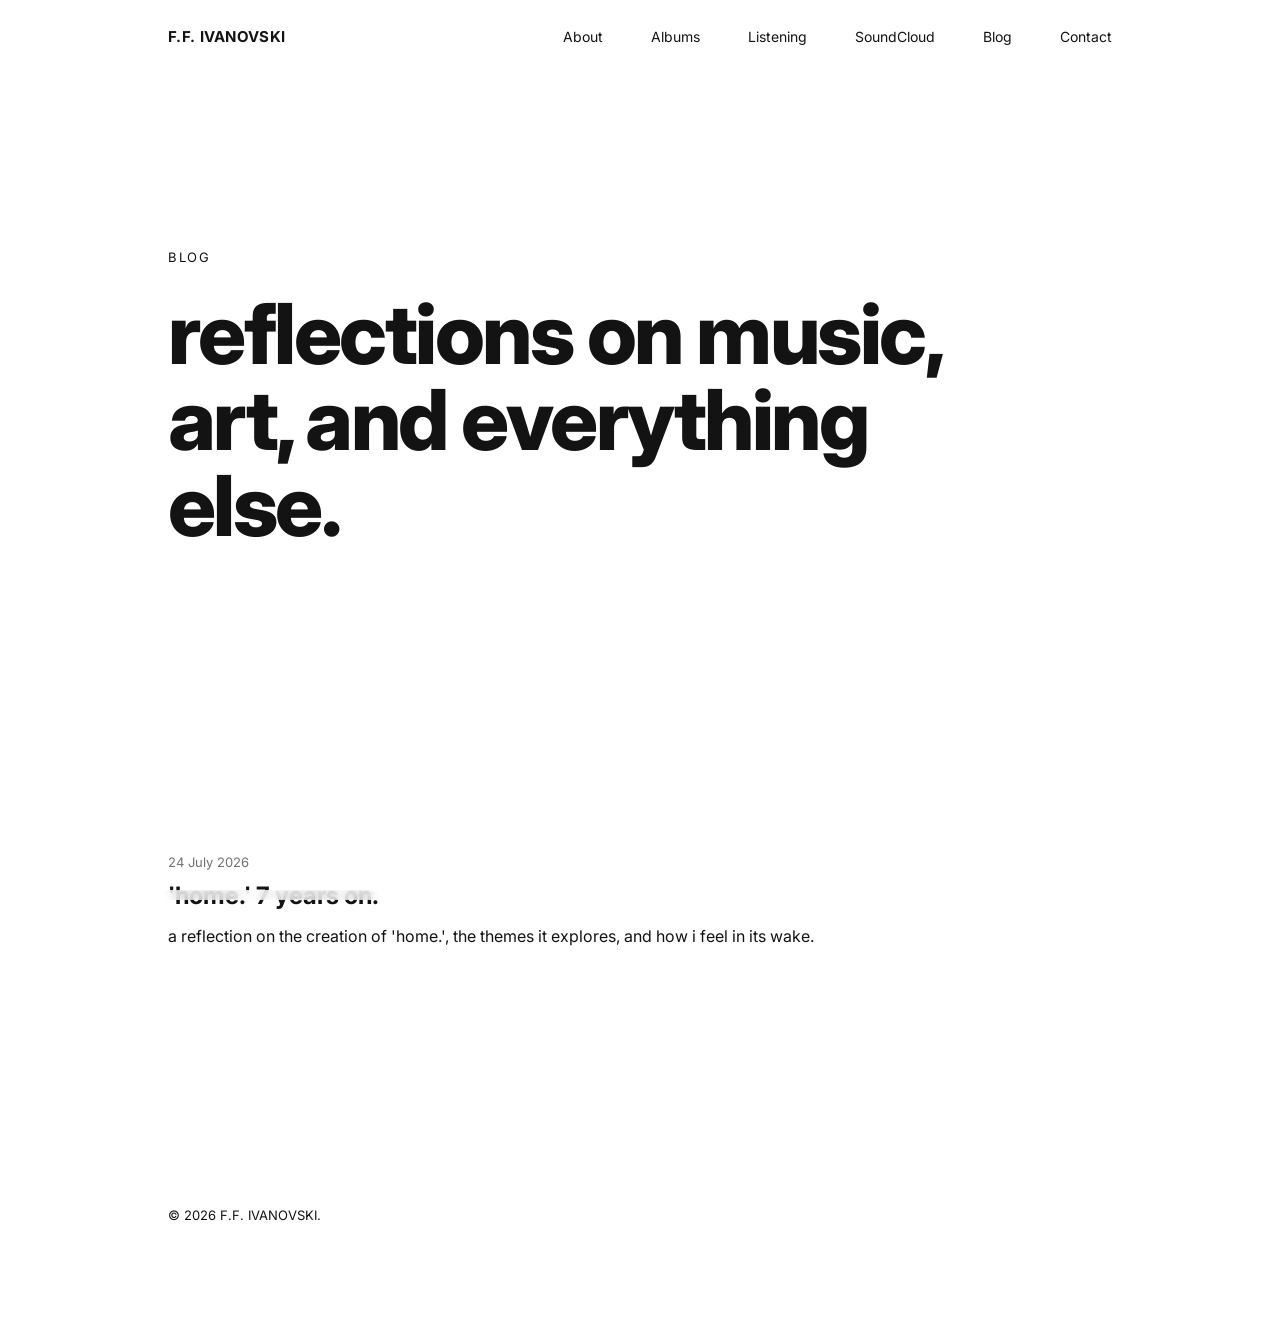
<file: blog/index.html>
<!DOCTYPE html>
<html lang="en">
<head>
<meta charset="UTF-8">
<meta name="viewport" content="width=device-width, initial-scale=1.0">
<title>Blog - F.F. IVANOVSKI</title>
<link rel="stylesheet" href="../style.css">
</head>
<body>

<div class="fade-edge top"></div>
<div class="fade-edge bottom"></div>

<nav class="nav">
  <div class="nav-inner">
    <a class="nav-mark" href="../index.html">F.F. IVANOVSKI</a>
    <ul class="nav-links">
      <li><a href="../index.html#about">About</a></li>
      <li><a href="../index.html#work">Albums</a></li>
      <li><a href="../index.html#listening">Listening</a></li>
      <li><a href="../index.html#soundcloud">SoundCloud</a></li>
      <li><a href="index.html">Blog</a></li>
      <li><a href="../index.html#contact">Contact</a></li>
    </ul>
  </div>
</nav>

<header class="hero">
  <p class="hero-eyebrow">Blog</p>
  <h1>reflections on music, art, and everything else.</h1>
</header>

<section>
  <div class="wrap">
    <div class="blog-list">

      <a class="blog-entry" href="posts/example-post.html">
        <p class="blog-date">24 July 2026</p>
        <h2>'home.' 7 years on.</h2> 
        <p>a reflection on the creation of 'home.', the themes it explores, and how i feel in its wake.</p>
      </a>

      <!-- copy the block above for each new post -->

    </div>
  </div>
</section>

<footer>
  <div class="wrap">
    &copy; 2026 F.F. IVANOVSKI.
  </div>
</footer>

</body>
</html>
</file>
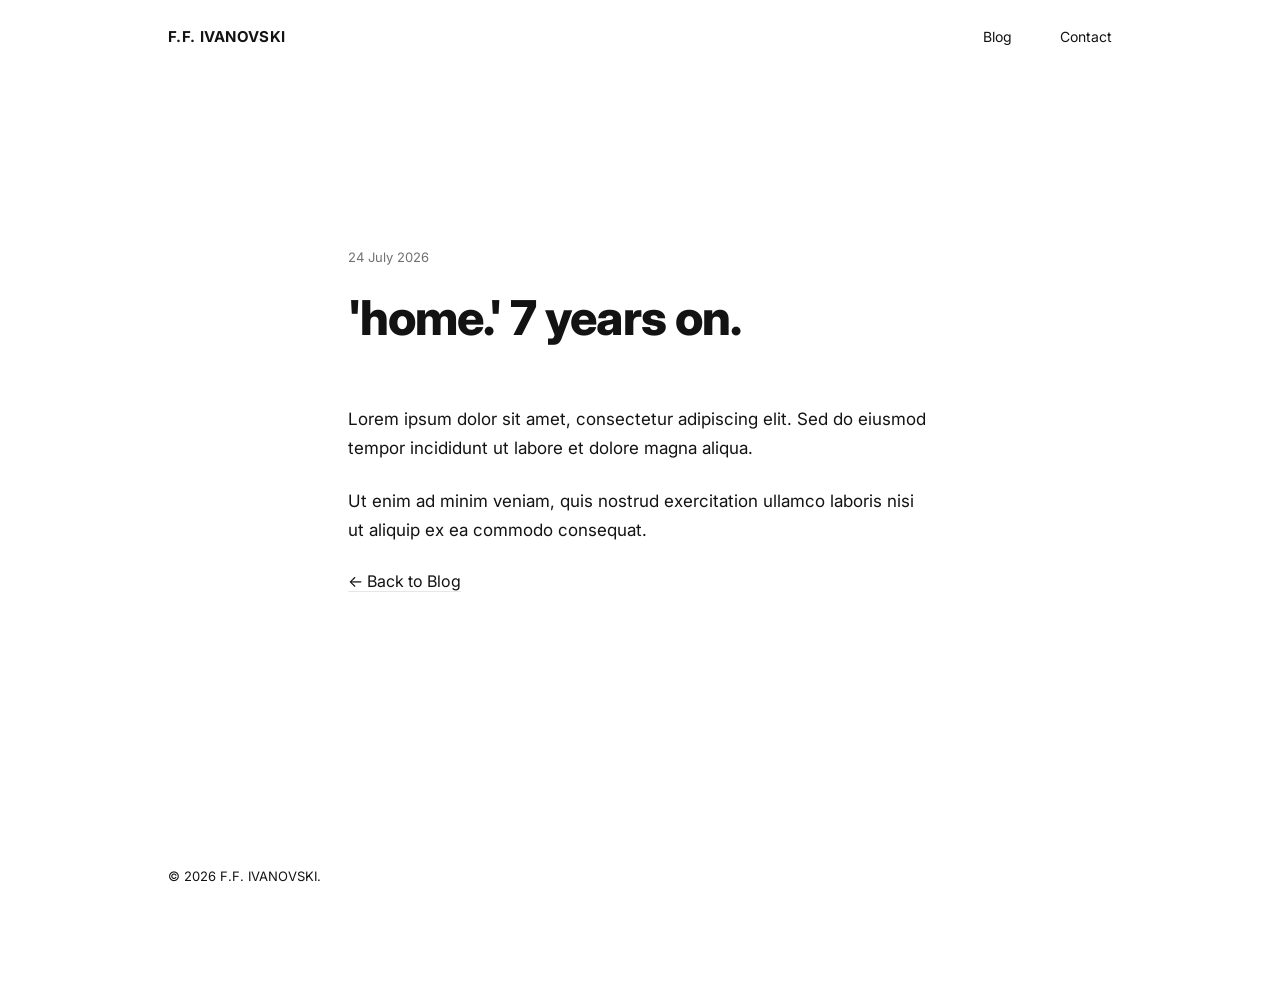
<file: blog/posts/example-post.html>
<!DOCTYPE html>
<html lang="en">
<head>
<meta charset="UTF-8">
<meta name="viewport" content="width=device-width, initial-scale=1.0">
<title>'home.' 7 years on</title>
<link rel="stylesheet" href="../../style.css">
</head>
<body>

<div class="fade-edge top"></div>
<div class="fade-edge bottom"></div>

<nav class="nav">
  <div class="nav-inner">
    <a class="nav-mark" href="../../index.html">F.F. IVANOVSKI</a>
    <ul class="nav-links">
      <li><a href="../index.html">Blog</a></li>
      <li><a href="../../index.html#contact">Contact</a></li>
    </ul>
  </div>
</nav>

<article class="wrap post">
  <p class="blog-date">24 July 2026</p>
  <h1>'home.' 7 years on.</h1>

  <div class="post-body">
    <p>Lorem ipsum dolor sit amet, consectetur adipiscing elit. Sed do eiusmod tempor incididunt ut labore et dolore magna aliqua.</p>
    <p>Ut enim ad minim veniam, quis nostrud exercitation ullamco laboris nisi ut aliquip ex ea commodo consequat.</p>
  </div>

  <p><a href="../index.html">&larr; Back to Blog</a></p>
</article>

<footer>
  <div class="wrap">
    &copy; 2026 F.F. IVANOVSKI.
  </div>
</footer>

</body>
</html>
</file>
<file: style.css>
@import url('https://fonts.googleapis.com/css2?family=Inter:wght@400;500;600;700;800&display=swap');

:root {
  --bg: #FFFFFF;
  --ink: #131313;
  --ink-soft: #131313;
  --line: #E7E7E7;
  --accent: #2F5CFF;
  --panel: #F7F7F7;

  --space-xs: 12px;
  --space-sm: 24px;
  --space-md: 48px;
  --space-lg: 96px;
  --space-xl: 160px;

  --max: 1040px;
}

* { box-sizing: border-box; }

html { scroll-behavior: smooth; }

@media (prefers-reduced-motion: reduce) {
  html { scroll-behavior: auto; }
  * { animation: none !important; transition: none !important; }
  .soundcloud-grid { grid-template-columns: 1fr; }
}

body {
  margin: 0;
  background: var(--bg);
  color: var(--ink);
  font-family: 'Inter', 'Helvetica', 'Arial', 'sans-serif';
  font-weight: 400;
  line-height: 1.6;
  -webkit-font-smoothing: antialiased;
}

a {
  color: var(--ink);
  text-decoration: none;
  border-bottom: 1px solid var(--line);
  transition: border-color 0.15s ease, color 0.15s ease;
}

a:hover {
  color: var(--accent);
  border-color: var(--accent);
}

.wrap {
  max-width: var(--max);
  margin: 0 auto;
  padding: 0 var(--space-md);
}

/* Nav */

.nav {
  position: sticky;
  top: 0;
  z-index: 30;
  background: rgba(255, 255, 255, 0.7);
  backdrop-filter: blur(4px);
}

.nav-inner {
  max-width: var(--max);
  margin: 0 auto;
  padding: var(--space-sm) var(--space-md);
  display: flex;
  justify-content: space-between;
  align-items: center;
}

.nav-mark {
  font-weight: 700;
  font-size: 15px;
  letter-spacing: 0.02em;
  border: none;
  flex-shrink: 0;
}

.nav-links {
  display: flex;
  gap: var(--space-md);
  list-style: none;
  margin: 0;
  padding: 0;
}

.nav-links a {
  font-size: 14px;
  color: var(--ink-soft);
  border: none;
}

.nav-links a:hover { color: var(--accent); }

/* Hero */

.hero {
  padding: var(--space-xl) var(--space-md) var(--space-lg);
  max-width: var(--max);
  margin: 0 auto;
}

.hero-eyebrow {
  font-size: 13px;
  letter-spacing: 0.12em;
  text-transform: uppercase;
  color: var(--ink-soft);
  margin-bottom: var(--space-sm);
}

.hero h1 {
  font-size: clamp(40px, 7vw, 84px);
  font-weight: 800;
  letter-spacing: -0.03em;
  line-height: 1.02;
  margin: 0 0 var(--space-md);
  max-width: 14ch;
}

.hero-sub {
  font-size: 19px;
  color: var(--ink-soft);
  max-width: 46ch;
  margin: 0;
}

/* Section shell */

section {
  padding: var(--space-xl) 0;
}

.section-head {
  display: flex;
  justify-content: space-between;
  align-items: baseline;
  margin-bottom: var(--space-md);
  gap: var(--space-md);
}

.section-num {
  font-size: 13px;
  color: var(--ink-soft);
  font-variant-numeric: tabular-nums;
}

.section-title {
  font-size: 28px;
  font-weight: 700;
  letter-spacing: -0.01em;
  margin: 0;
}

/* About */

.about-grid {
  display: grid;
  grid-template-columns: 200px 1fr;
  gap: var(--space-lg);
  align-items: start;
}

.about-grid img {
  width: 100%;
  border-radius: 0;
  display: block;
}

.about-text p {
  font-size: 17px;
  color: var(--ink-soft);
  max-width: 60ch;
  margin: 0 0 var(--space-sm);
}

.about-text p:last-child { margin-bottom: 0; }

/* Work */

.work-grid {
  display: grid;
  grid-template-columns: repeat(2, 1fr);
  gap: var(--space-md);
}

.work-card {
  display: block;
  border: none;
}

.work-card img {
  width: 100%;
  display: block;
  border-radius: 0;
  margin-bottom: var(--space-xs);
}

.work-card h3 {
  font-size: 17px;
  font-weight: 600;
  margin: 0 0 4px;
}

.work-card p {
  font-size: 14px;
  color: var(--ink-soft);
  margin: 0;
}

/* Listening (Spotify) */

.listening-embed {
  border-radius: 12px;
  overflow: hidden;
  border: 1px solid var(--line);
}

.listening-note {
  font-size: 13px;
  color: var(--ink-soft);
  margin-top: var(--space-xs);
}

.listening-embed iframe {
  display: block;
}

/* Instagram */

.insta-grid {
  display: grid;
  grid-template-columns: repeat(3, 1fr);
  gap: var(--space-sm);
}

.insta-card {
  display: block;
  border: none;
}

.insta-card img {
  width: 100%;
  aspect-ratio: 1 / 1;
  object-fit: cover;
  display: block;
  margin-bottom: var(--space-xs);
}

.insta-card p {
  font-size: 13px;
  margin: 0;
}

.insta-embed-slot p {
  font-size: 13px;
  color: var(--ink-soft);
  margin: 0;
}

/* Contact / footer */

.contact h2 {
  font-size: clamp(32px, 5vw, 52px);
  font-weight: 800;
  letter-spacing: -0.02em;
  margin: 0 0 var(--space-sm);
}

.contact-links {
  display: flex;
  gap: var(--space-md);
  flex-wrap: wrap;
  margin-top: var(--space-md);
}

footer {
  padding: var(--space-lg) 0 var(--space-lg);
  font-size: 13px;
  color: var(--ink-soft);
}

/* Scroll-edge fade */

.fade-edge {
  position: fixed;
  left: 0;
  right: 0;
  pointer-events: none;
  z-index: 5;
  background: rgba(255, 255, 255, 0.2);
  backdrop-filter: blur(4px);
  -webkit-backdrop-filter: blur(4px);
}

.fade-edge.top {
  top: 0;
  height: 70px;
  background: rgba(255, 255, 255, 0.7);
  backdrop-filter: blur(4px);
  -webkit-backdrop-filter: blur(4px);
}

.fade-edge.bottom {
  bottom: 0;
  height: 10px;
  background: rgba(255, 255, 255, 0.7);
  backdrop-filter: blur(4px);
  -webkit-backdrop-filter: blur(4px);
}

/* Responsive */

@media (max-width: 720px) {
  .about-grid { grid-template-columns: 1fr; gap: var(--space-md); }
  .about-grid img { max-width: 160px; }
  .work-grid { grid-template-columns: 1fr; }
  .insta-grid { grid-template-columns: repeat(2, 1fr); }
  .hero { padding: var(--space-lg) var(--space-sm); }
  .wrap { padding: 0 var(--space-sm); }

  .nav-inner { gap: var(--space-sm); }

  .nav-links {
    gap: var(--space-sm);
    flex-wrap: nowrap;
    overflow-x: auto;
    min-width: 0;
    -webkit-overflow-scrolling: touch;
    scrollbar-width: none;
  }

  .nav-links::-webkit-scrollbar { display: none; }

  .nav-links li { flex: 0 0 auto; }
}

.soundcloud-grid {
  display: grid;
  grid-template-columns: repeat(3, 1fr);
  gap: var(--space-md);
}

.soundcloud-card iframe {
  display: block;
  width: 100% !important;
  max-width: 100%;
}

.soundcloud-caption {
  font-size: 13px;
  color: var(--ink);
  margin-top: var(--space-xs);
}

.blog-list {
  display: flex;
  flex-direction: column;
  gap: var(--space-lg);
}

.blog-entry {
  display: block;
  border: none;
}

.blog-entry h2 {
  font-size: 24px;
  font-weight: 700;
  margin: 4px 0 8px;
}

.blog-entry p {
  margin: 0;
  color: var(--ink);
}

.blog-date {
  font-size: 13px;
  color: var(--ink);
  opacity: 0.6;
}

.post {
  padding: var(--space-xl) var(--space-md);
  max-width: 680px;
}

.post h1 {
  font-size: clamp(32px, 5vw, 48px);
  font-weight: 800;
  letter-spacing: -0.02em;
  margin: 8px 0 var(--space-md);
}

.post-body p {
  font-size: 17px;
  line-height: 1.7;
  margin: 0 0 var(--space-sm);
}
</file>
